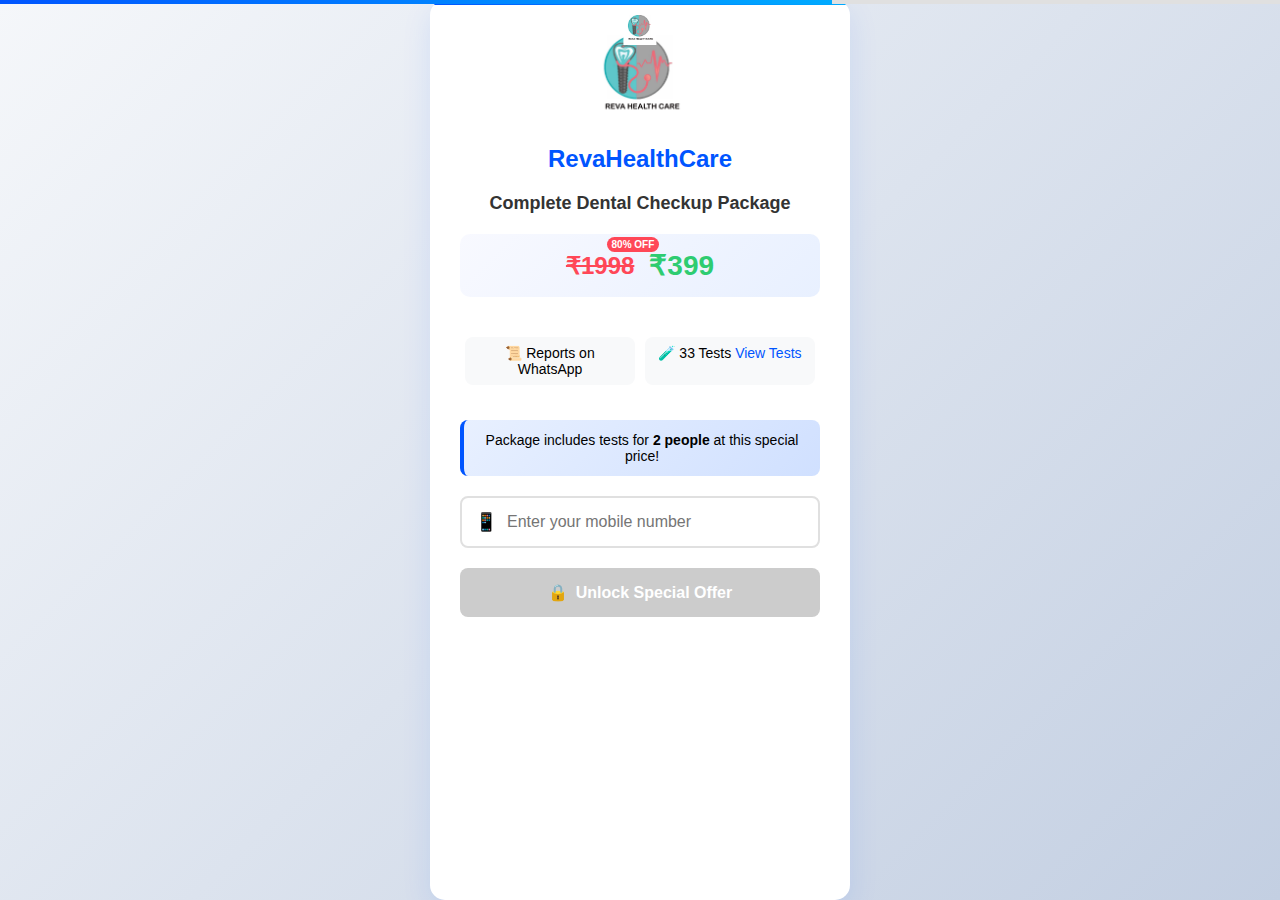
<file: index.html>
<!DOCTYPE html>
    <html lang="en">
    <head>
        <meta charset="UTF-8">
        <meta name="viewport" content="width=device-width, initial-scale=1.0">
        <title>RevaHealthCare</title>
        <link rel="icon" href="reva.jpg" type="image/jpg">
        <link rel="shortcut icon" href="reva.jpg" type="image/jpg">
        <link rel="apple-touch-icon" href="reva.jpg">
        <link rel="icon" type="reva.jpg" href="favicon.png">

        <style>
            * {
                margin: 0;
                padding: 0;
                box-sizing: border-box;
                font-family: 'Poppins', Arial, sans-serif;
            }
            
            @import url('https://fonts.googleapis.com/css2?family=Poppins:wght@300;400;500;600;700&display=swap');
            
            body {
                display: flex;
                justify-content: center;
                align-items: safe;
                min-height: 100vh;
                background: linear-gradient(135deg, #f5f7fa 0%, #c3cfe2 100%);
            }

            #preloader {
                position: fixed;
                top: 0;
                left: 0;
                width: 100%;
                height: 4px;
                background: #e0e0e0;
                z-index: 9999;
                overflow: hidden;
            }

            #preloader-bar {
                position: absolute;
                top: 0;
                left: 0;
                width: 0%;
                height: 100%;
                background: linear-gradient(90deg, #0055ff, #00aaff);
                transition: width 0.4s ease;
            }

            #preloader-logo {
                position: fixed;
                top: 15px;
                left: 50%;
                transform: translateX(-50%);
                z-index: 10000;
                opacity: 0;
                transition: opacity 0.3s ease;
            }

            #preloader-logo img {
                height: 30px;
                width: auto;
            }

            .loaded #preloader {
                opacity: 0;
                visibility: hidden;
                transition: opacity 0.5s ease, visibility 0.5s ease;
            }
            
            .container {
                width: 100%;
                max-width: 420px;
                background: white;
                border-radius: 15px;
                box-shadow: 0 10px 30px rgba(0, 85, 255, 0.1);
                text-align: center;
                padding: 30px;
                position: relative;
                overflow: hidden;
                transition: transform 0.3s ease;
            }
            
            /* Rest of your existing CSS remains the same */
            .container:hover {
                transform: translateY(-5px);
            }
            
            .container::before {
                content: '';
                position: absolute;
                top: 0;
                left: 0;
                width: 100%;
                height: 5px;
                background: linear-gradient(90deg, #0055ff, #00aaff);
            }
            
            .logo-container {
                margin-bottom: 20px;
                animation: fadeInDown 0.8s;
            }
            
            .logo-img {
                width: 100px;
                height: 100px;
                object-fit: contain;
                margin: 0 auto 15px;
                display: block;
                border-radius: 8px;
            }
            
            .logo-text {
                font-size: 24px;
                font-weight: 700;
                color: #0055ff;
                margin-bottom: 5px;
            }
            
            .title {
                font-size: 18px;
                font-weight: 600;
                color: #333;
                margin-bottom: 15px;
                animation: fadeIn 0.8s 0.2s both;
            }
            
            .price-container {
                margin: 20px 0;
                padding: 15px;
                background: linear-gradient(135deg, #f8f9ff 0%, #e8f0ff 100%);
                border-radius: 10px;
                animation: fadeIn 0.8s 0.4s both;
            }
            
            .price {
                display: flex;
                justify-content: center;
                align-items: center;
                gap: 15px;
                font-size: 24px;
                font-weight: bold;
            }
            
            .old-price {
                text-decoration: line-through;
                color: #ff4757;
                position: relative;
            }
            
            .old-price::after {
                content: '80% OFF';
                position: absolute;
                top: -15px;
                right: -25px;
                background: #ff4757;
                color: white;
                font-size: 10px;
                padding: 2px 5px;
                border-radius: 10px;
            }
            
            .new-price {
                color: #2ecc71;
                font-size: 28px;
            }
            
            .info {
                display: flex;
                justify-content: space-between;
                padding: 15px 0;
                font-size: 14px;
                flex-wrap: wrap;
                animation: fadeIn 0.8s 0.6s both;
            }
            
            .info div {
                flex: 1;
                text-align: center;
                min-width: 120px;
                padding: 8px;
                margin: 5px;
                background: #f8f9fa;
                border-radius: 8px;
                transition: all 0.3s ease;
            }
            
            .info div:hover {
                background: #e8f0ff;
                transform: translateY(-3px);
            }
            
            .info a {
                color: #0055ff;
                text-decoration: none;
                font-weight: 500;
            }
            
            .highlight {
                background: linear-gradient(135deg, #e8f0ff 0%, #d0e0ff 100%);
                padding: 12px;
                border-radius: 8px;
                font-size: 14px;
                margin: 15px 0;
                border-left: 4px solid #0055ff;
                animation: fadeIn 0.8s 0.8s both;
            }
            
            .input-group {
                position: relative;
                margin: 20px 0;
                animation: fadeIn 0.8s 1s both;
            }
            
            input {
                width: 100%;
                padding: 15px 15px 15px 45px;
                border: 2px solid #e0e0e0;
                border-radius: 8px;
                font-size: 16px;
                transition: all 0.3s ease;
            }
            
            input:focus {
                border-color: #0055ff;
                box-shadow: 0 0 0 3px rgba(0, 85, 255, 0.1);
                outline: none;
            }
            
            .input-group::before {
                content: '📱';
                position: absolute;
                left: 15px;
                top: 50%;
                transform: translateY(-50%);
                font-size: 18px;
            }
            
            .btn {
                width: 100%;
                padding: 15px;
                background: #ccc;
                color: white;
                border: none;
                border-radius: 8px;
                font-size: 16px;
                font-weight: 600;
                margin-top: 10px;
                cursor: not-allowed;
                transition: all 0.3s ease;
                display: flex;
                align-items: center;
                justify-content: center;
                gap: 8px;
                animation: fadeIn 0.8s 1.2s both;
            }
            
            .btn.enabled {
                background: linear-gradient(135deg, #0055ff 0%, #00aaff 100%);
                cursor: pointer;
                box-shadow: 0 4px 15px rgba(0, 85, 255, 0.3);
            }
            
            .btn.enabled:hover {
                transform: translateY(-2px);
                box-shadow: 0 6px 20px rgba(0, 85, 255, 0.4);
            }
            
            .pulse {
                animation: pulse 2s infinite;
            }
            
            @keyframes pulse {
                0% { transform: scale(1); }
                50% { transform: scale(1.05); }
                100% { transform: scale(1); }
            }
            
            /* RESPONSIVE DESIGN */
            @media (max-width: 450px) {
                .container {
                    width: 95%;
                    padding: 20px;
                }
                
                .title {
                    font-size: 16px;
                }
                
                .price {
                    font-size: 20px;
                }
                
                .info {
                    font-size: 13px;
                }
                
                input {
                    font-size: 14px;
                    padding: 12px 12px 12px 40px;
                }
                
                .btn {
                    font-size: 14px;
                    padding: 12px;
                }
            }
        </style>
    </head>
    <body>
        <!-- DeepSeek-style Preloader -->
        <div id="preloader">
            <div id="preloader-bar"></div>
            <div id="preloader-logo">
                <img src="reva.jpg" alt="Reva Healthcare Logo">
            </div>
        </div>

        <div class="container animate__animated animate__fadeIn">
            <div class="logo-container">
                <img src="reva.jpg" alt="Reva Healthcare Logo" class="logo-img">
                <div class="logo-text">RevaHealthCare</div>
            </div>
            <div class="title">Complete Dental Checkup Package</div>
            
            <div class="price-container pulse">
                <div class="price">
                    <span class="old-price">₹1998</span>
                    <span class="new-price">₹399</span>
                </div>
            </div>
            
            <div class="info">
                <div>📜 Reports on WhatsApp</div>
                <div>🧪 33 Tests <a href="#">View Tests</a></div>
            </div>
            
            <div class="highlight">Package includes tests for <b>2 people</b> at this special price!</div>
            
            <div class="input-group">
                <input type="tel" id="mobileNumber" placeholder="Enter your mobile number" maxlength="10" inputmode="numeric" pattern="[0-9]*"/>
            </div>
            
            <button class="btn" id="unlockBtn" disabled>
                <span>🔒</span> Unlock Special Offer
            </button>
        </div>

        <script>
            // Preloader functionality - DeepSeek style
            window.addEventListener('load', function() {
                // Show logo immediately
                document.getElementById('preloader-logo').style.opacity = '1';
                
                // Animate progress bar
                let progress = 0;
                const bar = document.getElementById('preloader-bar');
                const interval = setInterval(function() {
                    progress += 5;
                    bar.style.width = progress + '%';
                    
                    if (progress >= 100) {
                        clearInterval(interval);
                        document.body.classList.add('loaded');
                        setTimeout(function() {
                            document.getElementById('preloader').style.opacity = '0';
                            setTimeout(function() {
                                document.getElementById('preloader').style.display = 'none';
                            }, 500);
                        }, 300);
                    }
                }, 50);
            });

            const mobileInput = document.getElementById("mobileNumber");
            const unlockBtn = document.getElementById("unlockBtn");
            mobileInput.addEventListener("input", function() {
                this.value = this.value.replace(/[^0-9]/g, '');
                
                const mobileNumber = this.value.trim();
                if (/^\d{10}$/.test(mobileNumber)) {
                    unlockBtn.classList.add("enabled");
                    unlockBtn.removeAttribute("disabled");
                } else {
                    unlockBtn.classList.remove("enabled");
                    unlockBtn.setAttribute("disabled", "true");
                }
            });

            unlockBtn.addEventListener("click", function() {
                if (unlockBtn.classList.contains("enabled")) {
                    unlockBtn.style.transform = "scale(0.95)";
                    setTimeout(() => {
                        unlockBtn.style.transform = "scale(1)";
                    }, 200);
                    
                    localStorage.setItem("userMobile", mobileInput.value);
                    window.location.href = "details.html";
                }
            });
            
            document.addEventListener('DOMContentLoaded', () => {
                const priceContainer = document.querySelector('.price-container');
                setTimeout(() => {
                    priceContainer.classList.remove('pulse');
                }, 3000);
            });
        </script>
    </body>
    </html>
</file>
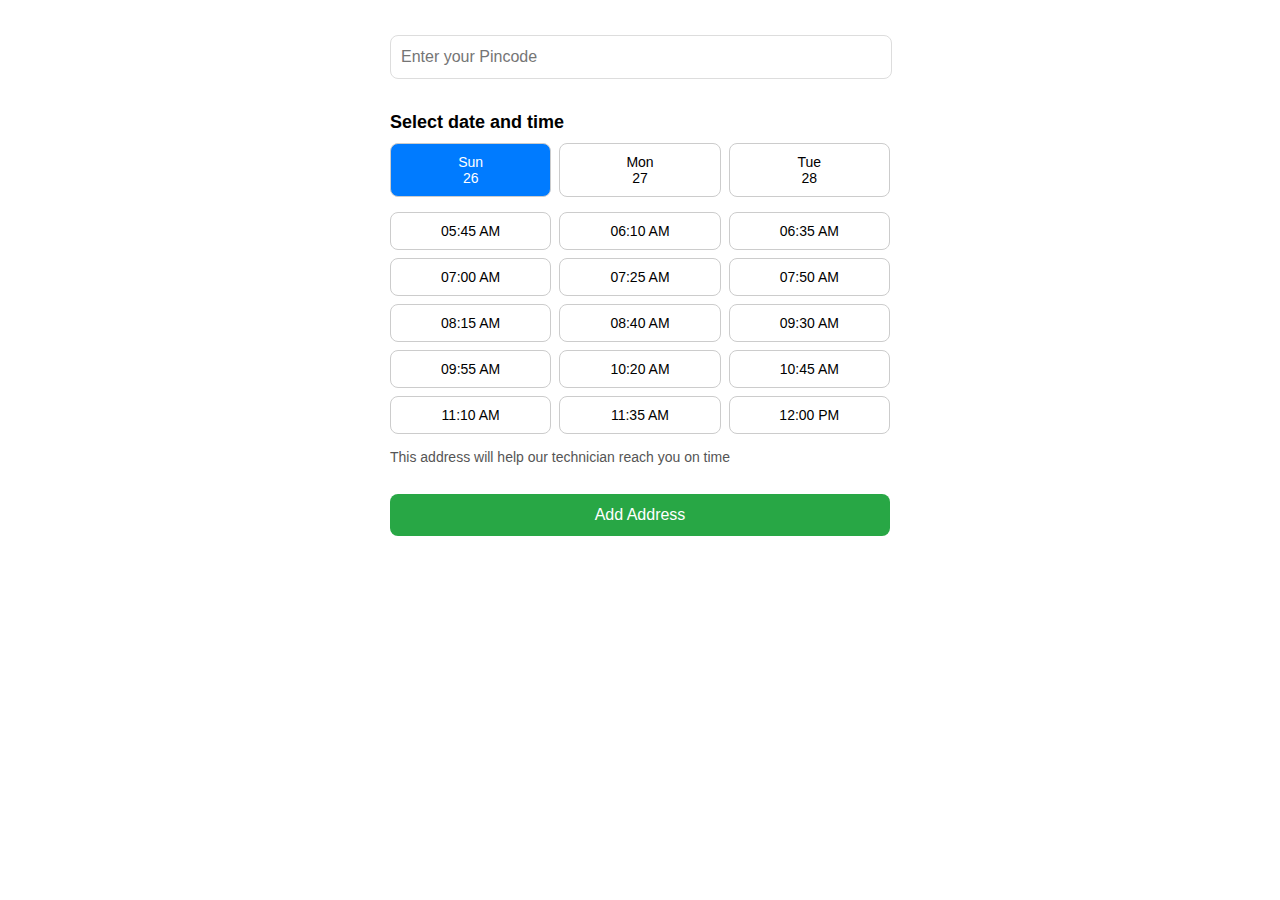
<file: confirmapp.html>
<!DOCTYPE html>
<html lang="en">
<head>
    <meta charset="UTF-8">
    <meta name="viewport" content="width=device-width, initial-scale=1.0">
    <title>Review & Confirm</title>
    <link href="https://fonts.googleapis.com/css2?family=Poppins:wght@300;400;500;600;700&display=swap" rel="stylesheet">
    <style>
        :root {
            --primary: #4f46e5;
            --primary-light: #6366f1;
            --success: #10b981;
            --danger: #ef4444;
            --warning: #f59e0b;
            --text: #374151;
            --light-gray: #f3f4f6;
            --white: #ffffff;
            --shadow: 0 4px 6px rgba(0, 0, 0, 0.1);
            --transition: all 0.3s ease;
        }

        * {
            margin: 0;
            padding: 0;
            box-sizing: border-box;
        }

        body {
            font-family: 'Poppins', sans-serif;
            background: linear-gradient(135deg, #f5f7fa 0%, #e4e8f0 100%);
            color: var(--text);
            display: flex;
            justify-content: center;
            padding: 20px;
            animation: fadeIn 0.8s ease-out;
            padding: 10px;

        }

        @keyframes fadeIn {
            from { opacity: 0; }
            to { opacity: 1; }
        }

        .container {
            background: var(--white);
            width: 100%;
            max-width: 600px;
            padding: 30px;
            margin: 20px 0;
            box-shadow: 0 10px 25px rgba(0, 0, 0, 0.08);
            border-radius: 16px;
            transform: translateY(0);
            transition: var(--transition);
            animation: cardEntrance 0.6s cubic-bezier(0.22, 1, 0.36, 1);
        }

        @keyframes cardEntrance {
            from { 
                opacity: 0;
                transform: translateY(20px);
                box-shadow: 0 0 0 rgba(0, 0, 0, 0);
            }
            to { 
                opacity: 1;
                transform: translateY(0);
                box-shadow: var(--shadow);
            }
        }

        .container:hover {
            transform: translateY(-5px);
            box-shadow: 0 15px 30px rgba(0, 0, 0, 0.12);
        }

        h2 {
            color: var(--primary);
            margin-bottom: 20px;
            font-size: 24px;
            font-weight: 700;
            text-align: center;
            background: linear-gradient(to right, var(--primary), var(--primary-light));
            -webkit-background-clip: text;
            -webkit-text-fill-color: transparent;
        }

        .section {
            padding: 20px 0;
            border-bottom: 1px solid rgba(0, 0, 0, 0.05);
            animation: fadeInUp 0.5s ease-out;
        }

        @keyframes fadeInUp {
            from { 
                opacity: 0;
                transform: translateY(10px);
            }
            to { 
                opacity: 1;
                transform: translateY(0);
            }
        }

        .section:last-child {
            border-bottom: none;
        }

        #dateSelection {
            background-color: rgba(239, 246, 255, 0.5);
            padding: 15px;
            border-radius: 12px;
            margin: 15px 0;
            border-left: 4px solid var(--primary);
            animation: pulse 2s infinite;
        }

        @keyframes pulse {
            0% { box-shadow: 0 0 0 0 rgba(79, 70, 229, 0.2); }
            70% { box-shadow: 0 0 0 10px rgba(79, 70, 229, 0); }
            100% { box-shadow: 0 0 0 0 rgba(79, 70, 229, 0); }
        }

        #address {
            background-color: rgba(236, 253, 245, 0.5);
            padding: 15px;
            border-radius: 12px;
            border-left: 4px solid var(--success);
        }

        .patient-list {
            margin: 10px 0;
        }

        .patient-item {
            margin-bottom: 15px;
            padding: 15px;
            background-color: var(--light-gray);
            border-radius: 12px;
            transition: var(--transition);
            animation: slideUp 0.4s ease-out;
        }

        @keyframes slideUp {
            from { opacity: 0; transform: translateY(20px); }
            to { opacity: 1; transform: translateY(0); }
        }

        .patient-item:hover {
            transform: translateX(5px);
            background-color: rgba(229, 231, 235, 0.8);
        }

        .patient-name {
            font-weight: 600;
            color: var(--primary);
            font-size: 16px;
        }

        .patient-details {
            color: var(--text);
            font-size: 14px;
            opacity: 0.8;
        }

        .test-name {
            font-weight: 500;
            margin-top: 8px;
            color: var(--text);
            font-size: 14px;
        }

        .test-item {
            display: flex;
            justify-content: space-between;
            align-items: center;
            padding: 10px 0;
        }

        .price {
            font-weight: 600;
            color: var(--primary);
        }

        .total {
            font-size: 20px;
            font-weight: 700;
            text-align: right;
            padding: 20px 0;
            color: var(--primary);
        }

        h3 {
            margin-bottom: 15px;
            color: var(--text);
            font-size: 18px;
            font-weight: 600;
        }

        .cashback-option {
            margin: 15px 0;
            padding: 20px;
            border: 1px solid #e5e7eb;
            border-radius: 12px;
            transition: var(--transition);
            background-color: var(--white);
        }

        .cashback-option:hover {
            border-color: var(--primary);
            box-shadow: 0 4px 12px rgba(79, 70, 229, 0.1);
        }

        .cashback-option h4 {
            margin-top: 0;
            font-size: 16px;
        }

        .cashback-option ul {
            padding-left: 20px;
            margin-bottom: 0;
        }

        .cashback-option li {
            margin-bottom: 8px;
            font-size: 14px;
            color: var(--text);
            opacity: 0.8;
        }

        .radio-option {
            display: flex;
            align-items: center;
            margin-bottom: 15px;
            cursor: pointer;
        }

        .radio-option input {
            margin-right: 12px;
            accent-color: var(--primary);
            transform: scale(1.2);
        }

        .radio-option label {
            font-weight: 600;
            color: var(--text);
            cursor: pointer;
        }

        .confirm-btn {
            display: block;
            width: 100%;
            padding: 16px;
            background: linear-gradient(to right, var(--primary), var(--primary-light));
            color: white;
            border: none;
            border-radius: 50px;
            font-size: 16px;
            font-weight: 600;
            cursor: pointer;
            margin-top: 20px;
            transition: var(--transition);
            box-shadow: 0 4px 15px rgba(79, 70, 229, 0.3);
            position: relative;
            overflow: hidden;
        }

        .confirm-btn:hover {
            transform: translateY(-3px);
            box-shadow: 0 8px 20px rgba(79, 70, 229, 0.4);
        }

        .confirm-btn:active {
            transform: translateY(1px);
        }

        .confirm-btn::after {
            content: "";
            position: absolute;
            top: 0;
            left: 0;
            width: 100%;
            height: 100%;
            background: linear-gradient(to right, rgba(255,255,255,0.2), rgba(255,255,255,0));
            transform: translateX(-100%);
            transition: transform 0.4s ease;
        }

        .confirm-btn:hover::after {
            transform: translateX(100%);
        }

        /* Bottom Sheet Styles */
        .bottom-sheet {
            position: fixed;
            bottom: -100%;
            left: 0;
            right: 0;
            width: 100%;
            max-width: 600px;
            margin: 0 auto;
            background: var(--white);
            box-shadow: 0 -10px 25px rgba(0, 0, 0, 0.15);
            border-radius: 20px 20px 0 0;
            padding: 25px;
            transition: bottom 0.4s cubic-bezier(0.22, 1, 0.36, 1);
            z-index: 1000;
        }

        .bottom-sheet.visible {
            bottom: 0;
        }

        .bottom-sheet h3 {
            text-align: center;
            margin-bottom: 20px;
            color: var(--primary);
            font-size: 20px;
        }

        .bottom-sheet input {
            width: 100%;
            padding: 15px;
            margin: 15px 0;
            border: 1px solid #e5e7eb;
            border-radius: 10px;
            font-size: 16px;
            transition: var(--transition);
            background-color: var(--light-gray);
        }

        .bottom-sheet input:focus {
            outline: none;
            border-color: var(--primary);
            box-shadow: 0 0 0 3px rgba(79, 70, 229, 0.2);
        }

        .bottom-sheet .submit-btn {
            width: 100%;
            padding: 16px;
            background: linear-gradient(to right, var(--primary), var(--primary-light));
            color: white;
            border: none;
            border-radius: 50px;
            font-size: 16px;
            font-weight: 600;
            cursor: pointer;
            margin-top: 20px;
            transition: var(--transition);
            box-shadow: 0 4px 15px rgba(79, 70, 229, 0.3);
        }

        .bottom-sheet .submit-btn:hover {
            transform: translateY(-2px);
            box-shadow: 0 8px 20px rgba(79, 70, 229, 0.4);
        }

        .bottom-sheet .close-btn {
            text-align: right;
            font-size: 24px;
            cursor: pointer;
            margin-bottom: 15px;
            color: var(--text);
            opacity: 0.6;
            transition: var(--transition);
        }

        .bottom-sheet .close-btn:hover {
            opacity: 1;
            color: var(--primary);
        }

        .overlay {
            position: fixed;
            top: 0;
            left: 0;
            right: 0;
            bottom: 0;
            background: rgba(0, 0, 0, 0.5);
            z-index: 999;
            display: none;
            backdrop-filter: blur(5px);
        }

        .overlay.visible {
            display: block;
            animation: fadeIn 0.3s ease-out;
        }

        /* Loading spinner */
        .spinner {
            border: 4px solid rgba(0, 0, 0, 0.1);
            width: 40px;
            height: 40px;
            border-radius: 50%;
            border-left-color: var(--primary);
            animation: spin 1s linear infinite;
            margin: 20px auto;
            display: none;
        }

        @keyframes spin {
            0% { transform: rotate(0deg); }
            100% { transform: rotate(360deg); }
        }

        /* Responsive adjustments */
        @media (max-width: 480px) {
            body {
                padding: 10px;
            }
            
            .container {
                padding: 20px 15px;
            }
            
            .section {
                padding: 15px 0;
            }
            
            .confirm-btn, .bottom-sheet .submit-btn {
                padding: 14px;
            }
        }
    </style>
</head>
<body>
    <div class="container">
        <h2>Review & Confirm</h2>

        <div class="date-selection">
            <p id="dateSelection"></p>
        </div>

        <!-- Address Section -->
        <div class="section">
            <p id="address"></p>
        </div>

        <!-- Patients List Section -->
        <div class="section patient-list" id="patientsList">
            <h3>Patients</h3>
            <!-- Patient items will be added dynamically here -->
        </div>

        <!-- Tests Section -->
        <div class="section">
            <h3>Tests</h3>
            <div class="test-item">
                <span>Basic Health Check</span>
                <span class="price">₹ 199</span>
            </div>
        </div>

        <!-- Total Section -->
        <div class="total">Total: ₹ <span id="totalAmount">199</span></div>

        <!-- Cashback Options Section -->
        <div class="section">
            <h3>Pick a Cashback Option</h3>
            
            <div class="cashback-option">
                <div class="radio-option">
                    <input type="radio" id="noCashback" name="cashback" checked>
                    <label for="noCashback"><b>No Cashback</b></label>
                </div>
                <ul>
                    <li>I Don't Want Cashback</li>
                    <li>You will pay the standard amount</li>
                    <li>No cashback will be added to your wallet</li>
                    <li>You will miss out on amazing app only deals</li>
                </ul>
            </div>
            
            <div class="cashback-option">
                <div class="radio-option">
                    <input type="radio" id="doctorCOffer" name="cashback">
                    <label for="doctorCOffer"><b>Doctor C App Offer</b></label>
                </div>
                <ul>
                    <li>₹50 Cashback</li>
                    <li>Download Doctor C App after your booking for ₹100 cashback</li>
                    <li>Cashback will be added to Doctor C wallet within 48 hours of your appointment</li>
                    <li>Enjoy exclusive deals with Doctor C App</li>
                </ul>
            </div>
        </div>

        <!-- Confirm Button -->
        <button class="confirm-btn" id="confirmBtn">Confirm Appointment</button>
    </div>

    <!-- Bottom Sheet for Email Entry -->
    <div class="overlay" id="overlay"></div>
    <div class="bottom-sheet" id="emailBottomSheet">
        <div class="close-btn" onclick="closeEmailSheet()">✖</div>
        <h3>Enter Your Email</h3>
        <input type="email" id="userEmail" placeholder="Enter your email address">
        <div class="spinner" id="spinner"></div>
        <button class="submit-btn" onclick="submitAppointment()">Confirm & Send Email</button>
    </div>

    <script>
        // Helper functions for bottom sheet
        function openEmailSheet() {
            document.getElementById("overlay").classList.add("visible");
            document.getElementById("emailBottomSheet").classList.add("visible");
        }

        function closeEmailSheet() {
            document.getElementById("overlay").classList.remove("visible");
            document.getElementById("emailBottomSheet").classList.remove("visible");
        }

        // Function to show loading spinner
        function showLoading(show) {
            const spinner = document.getElementById("spinner");
            const submitBtn = document.querySelector(".submit-btn");
            
            if (show) {
                spinner.style.display = "block";
                submitBtn.style.display = "none";
            } else {
                spinner.style.display = "none";
                submitBtn.style.display = "block";
            }
        }

        // Function to submit appointment and send email
        async function submitAppointment() {
            const email = document.getElementById("userEmail").value;
            if (!email) {
                alert("Please enter your email address");
                return;
            }

            // Validate email format
            if (!/^[^\s@]+@[^\s@]+\.[^\s@]+$/.test(email)) {
                alert("Please enter a valid email address");
                return;
            }

            showLoading(true);

            try {
                // Get all the appointment data
                const appointmentData = JSON.parse(localStorage.getItem("appointmentData"));
                const familyData = JSON.parse(localStorage.getItem("familyData")) || [];
                const address = document.getElementById("address").innerText;

                // For simplicity, we'll just use the first family member or "You"
                const patient = familyData.length > 0 ? familyData[0] : { name: "You", age: "", gender: "" };

                // Prepare data to send
                const appointmentDetails = {
                    email: email,
                    name: patient.name,
                    age: patient.age || "",
                    gender: patient.gender || "",
                    date: appointmentData.date,
                    time: appointmentData.time,
                    address: address,
                    testName: "Basic Health Check",
                    amount: "₹199"
                };

                const response = await fetch("http://localhost:5001/api/appointment/confirm", {
                    method: "POST",
                    headers: {
                        "Content-Type": "application/json"
                    },
                    body: JSON.stringify(appointmentDetails)
                });

                const data = await response.text();

                if (response.ok) {
                    alert("Appointment confirmed! Check your email for details.");
                    closeEmailSheet();
                    // Optionally redirect to a thank you page
                  window.location.href = "thankyou.html";
                } else {
                    throw new Error(data || "Failed to confirm appointment");
                }
            } catch (error) {
                alert("An error occurred. Please try again.");
                console.error("Error:", error);
            } finally {
                showLoading(false);
            }
        }

        // Main initialization when page loads
        window.onload = function () {
            // Get appointment data from localStorage
            const appointmentData = JSON.parse(localStorage.getItem("appointmentData"));
            const familyData = JSON.parse(localStorage.getItem("familyData")) || [];
            
            // Display appointment details more prominently
            if (appointmentData) {
                const dateTimeDisplay = document.getElementById("dateSelection");
                dateTimeDisplay.innerHTML = `
                    <strong>Appointment Time:</strong><br>
                    ${appointmentData.time}<br>
                    ${appointmentData.date}
                `;
                
                // Add some styling to the date-time display
                dateTimeDisplay.style.backgroundColor = "rgba(239, 246, 255, 0.5)";
                dateTimeDisplay.style.padding = "15px";
                dateTimeDisplay.style.borderRadius = "12px";
                dateTimeDisplay.style.margin = "15px 0";
                dateTimeDisplay.style.borderLeft = "4px solid var(--primary)";
            } else {
                alert("No appointment data found! Please select date, time, and address first.");
                window.location.href = "fourthpage.html";
            }

            // Fetch and display address
            fetch(`http://localhost:5001/api/address/latest`)
    .then(response => {
        if (!response.ok) throw new Error("Network response was not ok");
        return response.json();
    })
    .then(address => {
        document.getElementById("address").innerHTML = `
            <strong>Address:</strong><br>
            ${address.doorNo}, ${address.street}<br>
            ${address.landmark}<br>
            ${address.area}, ${address.city}
        `;
    })
    .catch(error => {
        console.error("Error fetching address:", error);
        document.getElementById("address").innerText = "Failed to load address.";
    });


            // Display patients
            const patientsList = document.getElementById("patientsList");
            const totalAmount = document.getElementById("totalAmount");
            
            if (familyData.length > 0) {
                familyData.forEach((member) => {
                    const patientItem = document.createElement("div");
                    patientItem.className = "patient-item";
                    patientItem.innerHTML = `
                        <div class="patient-name">${member.name}</div>
                        <div class="patient-details">${member.age}/${member.gender}</div>
                        <div class="test-name">Basic Health Check @ Home</div>
                    `;
                    patientsList.appendChild(patientItem);
                });

                // Update total amount based on the number of patients
                const total = 199 * familyData.length;
                totalAmount.textContent = total;
            } else {
                // If no family members, show just the primary patient
                const patientItem = document.createElement("div");
                patientItem.className = "patient-item";
                patientItem.innerHTML = `
                    <div class="patient-name">You</div>
                    <div class="test-name">Basic Health Check @ Home</div>
                `;
                patientsList.appendChild(patientItem);
            }

            document.getElementById("confirmBtn").addEventListener("click", function() {
                openEmailSheet();
            });
        };
    </script>
</body>
</html>
</file>
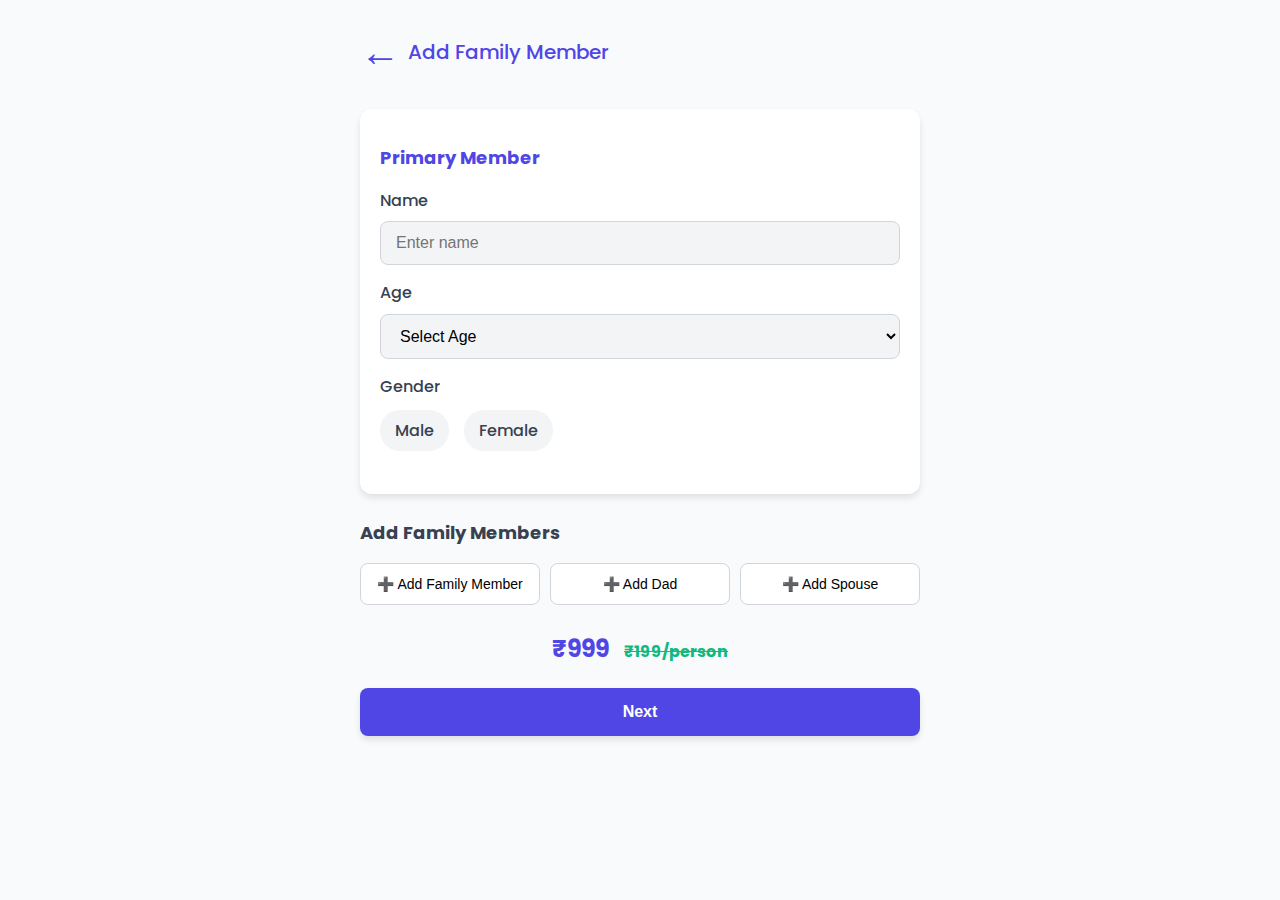
<file: details.html>
<!DOCTYPE html>
<html lang="en">
<head>
    <meta charset="UTF-8">
    <meta name="viewport" content="width=device-width, initial-scale=1.0">
    <title>Add Family Member</title>
    <link href="https://fonts.googleapis.com/css2?family=Poppins:wght@300;400;500;600;700&display=swap" rel="stylesheet">
    <style>
        :root {
            --primary: #4f46e5;
            --primary-light: #6366f1;
            --secondary: #10b981;
            --text: #374151;
            --light-gray: #f3f4f6;
            --white: #ffffff;
            --shadow: 0 4px 6px rgba(0, 0, 0, 0.1);
            --transition: all 0.3s ease;
        }

        * {
            margin: 0;
            padding: 0;
            box-sizing: border-box;
        }

        body {
            font-family: 'Poppins', sans-serif;
            background-color: #f9fafb;
            color: var(--text);
            line-height: 1.6;
        }

        .container {
            max-width: 600px;
            margin: 0 auto;
            padding: 20px;
            animation: fadeIn 0.5s ease-out;
        }

        @keyframes fadeIn {
            from { opacity: 0; transform: translateY(10px); }
            to { opacity: 1; transform: translateY(0); }
        }

        .back-button {
            display: flex;
            align-items: center;
            font-size: 20px;
            color: var(--primary);
            margin-bottom: 25px;
            cursor: pointer;
            transition: var(--transition);
            font-weight: 500;
        }

        .back-button:hover {
            color: var(--primary-light);
            transform: translateX(-3px);
        }

        .back-button::before {
            content: "←";
            margin-right: 8px;
            font-size:40px;
            size: 20;

        }

        #familyMembers {
            background-color: var(--white);
            border-radius: 12px;
            padding: 20px;
            box-shadow: var(--shadow);
            margin-bottom: 25px;
            transition: var(--transition);
        }

        .member {
            padding: 15px 0;
            border-bottom: 1px solid #e5e7eb;
            animation: slideUp 0.4s ease-out;
        }

        @keyframes slideUp {
            from { opacity: 0; transform: translateY(20px); }
            to { opacity: 1; transform: translateY(0); }
        }

        .member:last-child {
            border-bottom: none;
        }

        .member h4 {
            color: var(--primary);
            margin-bottom: 15px;
            font-size: 18px;
        }

        label {
            display: block;
            margin-bottom: 8px;
            font-weight: 500;
            color: var(--text);
        }

        input[type="text"], select {
            width: 100%;
            padding: 12px 15px;
            margin-bottom: 15px;
            border: 1px solid #d1d5db;
            border-radius: 8px;
            font-size: 16px;
            transition: var(--transition);
            background-color: var(--light-gray);
        }

        input[type="text"]:focus, select:focus {
            outline: none;
            border-color: var(--primary);
            box-shadow: 0 0 0 2px rgba(79, 70, 229, 0.2);
        }

        .gender-selection {
            display: flex;
            gap: 15px;
            margin-top: 10px;
        }

        .gender-option {
            display: flex;
            align-items: center;
            cursor: pointer;
            transition: var(--transition);
        }

        .gender-option input {
            display: none;
        }

        .gender-option span {
            display: flex;
            align-items: center;
            padding: 8px 15px;
            border-radius: 20px;
            background-color: var(--light-gray);
            transition: var(--transition);
        }

        .gender-option input:checked + span {
            background-color: var(--primary);
            color: white;
        }

        h3 {
            margin: 20px 0 15px;
            color: var(--text);
            font-size: 18px;
        }

        .family-buttons {
            display: flex;
            flex-wrap: wrap;
            gap: 10px;
            margin-bottom: 25px;
        }

        .family-btn {
            flex: 1;
            min-width: 120px;
            padding: 12px;
            background-color: var(--white);
            border: 1px solid #d1d5db;
            border-radius: 8px;
            font-size: 14px;
            cursor: pointer;
            transition: var(--transition);
            display: flex;
            align-items: center;
            justify-content: center;
            gap: 8px;
        }

        .family-btn:hover {
            background-color: var(--primary);
            color: white;
            border-color: var(--primary);
            transform: translateY(-2px);
            box-shadow: var(--shadow);
        }

        .pricing {
            font-size: 24px;
            font-weight: 700;
            color: var(--primary);
            margin: 20px 0;
            text-align: center;
            animation: pulse 2s infinite;
        }

        @keyframes pulse {
            0% { transform: scale(1); }
            50% { transform: scale(1.05); }
            100% { transform: scale(1); }
        }

        .discounted {
            font-size: 16px;
            color: var(--secondary);
            margin-left: 10px;
            text-decoration: line-through;
        }

        .next-button {
            width: 100%;
            padding: 15px;
            background-color: var(--primary);
            color: white;
            border: none;
            border-radius: 8px;
            font-size: 16px;
            font-weight: 600;
            cursor: pointer;
            transition: var(--transition);
            box-shadow: var(--shadow);
        }

        .next-button:hover {
            background-color: var(--primary-light);
            transform: translateY(-2px);
            box-shadow: 0 6px 12px rgba(79, 70, 229, 0.2);
        }

        /* Responsive adjustments */
        @media (max-width: 480px) {
            .container {
                padding: 15px;
            }
            
            .family-buttons {
                flex-direction: column;
            }
            
            .family-btn {
                width: 100%;
            }
        }
    </style>
</head>
<body>

    <div class="container">
        <div class="back-button" onclick="window.history.back()">Add Family Member</div>

        <div id="familyMembers">
            <div class="member">
                <h4>Primary Member</h4>
                <label for="name">Name</label>
                <input type="text" class="name" placeholder="Enter name">


                <label for="age">Age</label>
                <select class="age">
                    <option value="">Select Age</option> 
                </select>

                <label>Gender</label>
                <div class="gender-selection">
                    <label class="gender-option">
                        <input type="radio" name="gender-1" value="Male">
                        <span>Male</span>
                    </label>
                    <label class="gender-option">
                        <input type="radio" name="gender-1" value="Female">
                        <span>Female</span>
                    </label>
                </div>
            </div>
        </div>

        <!-- Add Family Members -->
        <h3>Add Family Members</h3>
        <div class="family-buttons">
            <button class="family-btn" onclick="addMember('Family Member')">➕ Add Family Member</button>
            <button class="family-btn" onclick="addMember('Dad')">➕ Add Dad</button>
            <button class="family-btn" onclick="addMember('Spouse')">➕ Add Spouse</button>
        </div>

        <!-- Pricing -->
        <div class="pricing">₹999 <span class="discounted">₹199/person</span></div>

        <!-- Next Button -->
        <button class="next-button" onclick="saveData()">Next</button>
    </div>

    <script>
        // Function to populate age dropdown
        function populateAgeDropdown(selectElement) {
            for (let i = 1; i <= 120; i++) {
                let option = document.createElement("option");
                option.value = i;
                option.textContent = i;
                selectElement.appendChild(option);
            }
        }

        // Populate the first age dropdown
        populateAgeDropdown(document.querySelector(".age"));

        // Function to add a new family member section
        function addMember(role) {
            const familyContainer = document.getElementById("familyMembers");
            const memberCount = familyContainer.children.length + 1; // Unique identifier for gender radio

            const newMember = document.createElement("div");
            newMember.classList.add("member");

            newMember.innerHTML = `
                <h4>${role}</h4>
                <label for="name">Name</label>
                <input type="text" class="name" placeholder="Enter name">

                <label for="age">Age</label>
                <select class="age">
                    <option value="">Select Age</option> 
                </select>

                <label>Gender</label>
                <div class="gender-selection">
                    <label class="gender-option">
                        <input type="radio" name="gender-${memberCount}" value="Male">
                        <span>Male</span>
                    </label>
                    <label class="gender-option">
                        <input type="radio" name="gender-${memberCount}" value="Female">
                        <span>Female</span>
                    </label>
                </div>
            `;

            familyContainer.appendChild(newMember);

            // Populate the new age dropdown
            populateAgeDropdown(newMember.querySelector(".age"));
            
            // Smooth scroll to the new member
            newMember.scrollIntoView({ behavior: 'smooth' });
        }

        // Function to save data to localStorage
        function saveData() {
            const members = document.querySelectorAll(".member");
            let familyData = [];

            members.forEach((member) => {
                const name = member.querySelector(".name").value;
                const age = member.querySelector(".age").value;
                const gender = member.querySelector("input[type='radio']:checked")?.value;

                if (name && age && gender) {
                    familyData.push({ name, age, gender });
                }
            });

            if (familyData.length === 0) {
                alert("Please add at least one family member");
                return;
            }

            // Add button click animation
            const nextButton = document.querySelector(".next-button");
            nextButton.style.transform = "scale(0.95)";
            setTimeout(() => {
                nextButton.style.transform = "scale(1)";
            }, 100);

            localStorage.setItem("familyData", JSON.stringify(familyData));
            window.location.href = "thirdpage.html";
        }
    </script>

</body>
</html>
</file>
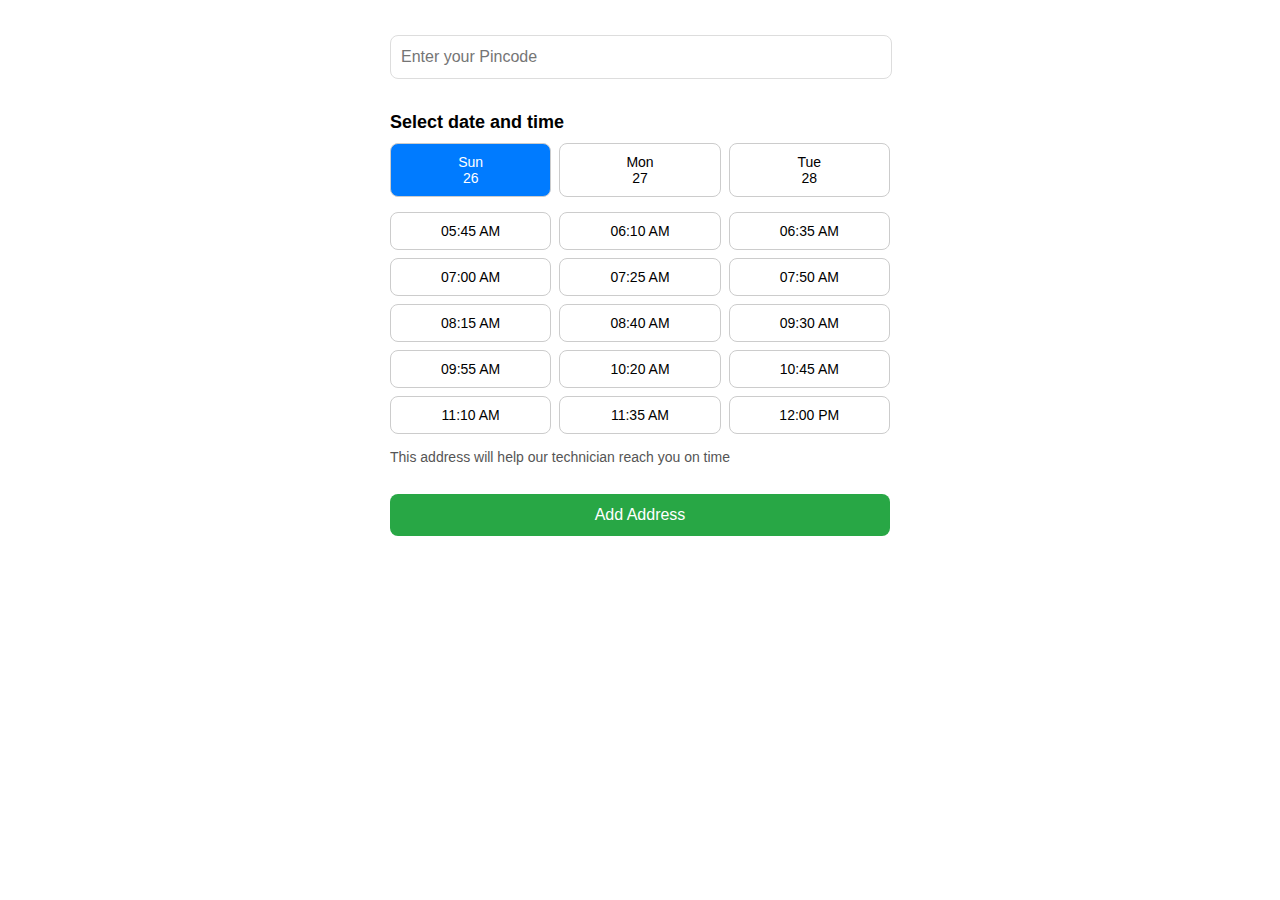
<file: fourthpage.html>
<!DOCTYPE html>
<html lang="en">
<head>
  <meta charset="UTF-8" />
  <meta name="viewport" content="width=device-width, initial-scale=1.0, maximum-scale=1.0, user-scalable=no"/>
  <title>Select Date and Time</title>
  <style>
    body {
      font-family: Arial, sans-serif;
      padding: 15px;
      margin: 0;
    }

    .container {
      max-width: 500px;
      margin: auto;
    }

    .area-input {
      width: calc(100% - 20px);
      padding: 12px 10px;
      margin-bottom: 15px;
      font-size: 16px;
      border: 1px solid #ddd;
      border-radius: 8px;
    }

    h3 {
      margin-bottom: 10px;
      font-size: 18px;
    }

    .date-selection {
      display: flex;
      justify-content: space-between;
      margin-bottom: 15px;
      gap: 8px;
    }

    .date-box {
      flex: 1;
      min-width: 0;
      padding: 10px 5px;
      text-align: center;
      border: 1px solid #ccc;
      border-radius: 8px;
      cursor: pointer;
      font-size: 14px;
    }

    .date-box.selected {
      background-color: #007bff;
      color: white;
    }

    .high-demand {
      background-color: #fff8e1;
      padding: 10px;
      margin: 15px 0;
      border-left: 5px solid orange;
      font-size: 14px;
    }

    .time-slots {
      display: grid;
      grid-template-columns: repeat(3, 1fr);
      gap: 8px;
      margin-bottom: 15px;
    }

    .slot {
      padding: 10px 5px;
      border: 1px solid #ccc;
      border-radius: 8px;
      cursor: pointer;
      background-color: white;
      font-size: 14px;
      text-align: center;
    }

    .slot.selected {
      background-color: #007bff;
      color: white;
    }

    .add-address-btn {
      margin-top: 15px;
      padding: 12px;
      background-color: #28a745;
      color: white;
      border: none;
      border-radius: 8px;
      cursor: pointer;
      width: 100%;
      font-size: 16px;
    }

    .address-info {
      margin-top: 15px;
      font-size: 14px;
      color: #555;
    }

    .bottom-sheet {
      position: fixed;
      bottom: -100%;
      left: 0;
      right: 0;
      background: white;
      box-shadow: 0 -4px 10px rgba(0, 0, 0, 0.2);
      border-radius: 15px 15px 0 0;
      padding: 20px;
      transition: bottom 0.3s ease-in-out;
      z-index: 1000;
      max-height: 80vh;
      overflow-y: auto;
    }

    .bottom-sheet.visible {
      bottom: 0;
    }

    .bottom-sheet .close-btn {
      text-align: right;
      font-size: 20px;
      cursor: pointer;
      margin-bottom: 10px;
    }

    .bottom-sheet input {
      width: calc(100% - 20px);
      padding: 12px 10px;
      margin: 8px 0;
      border: 1px solid #ccc;
      border-radius: 8px;
      font-size: 16px;
    }

    .bottom-sheet .save-btn {
      width: 100%;
      padding: 12px;
      background: #007bff;
      color: white;
      border: none;
      border-radius: 8px;
      cursor: pointer;
      margin-top: 10px;
      font-size: 16px;
    }

    /* Responsive adjustments */
    @media (max-width: 400px) {
      .time-slots {
        grid-template-columns: repeat(2, 1fr);
      }
      
      .date-box {
        font-size: 13px;
        padding: 8px 3px;
      }
      
      .slot {
        font-size: 13px;
        padding: 8px 3px;
      }
    }

    @media (min-width: 600px) {
      .container {
        padding: 20px;
      }
      
      .bottom-sheet {
        left: 50%;
        transform: translateX(-50%);
        width: 90%;
        max-width: 400px;
      }
    }
  </style>
</head>
<body>
  <div class="container">
    <input type="text" class="area-input" placeholder="Enter your Pincode"/>

    <h3>Select date and time</h3>
    <div class="date-selection" id="dateSelection"></div>

    <div class="time-slots">
      <button class="slot">05:45 AM</button>
      <button class="slot">06:10 AM</button>
      <button class="slot">06:35 AM</button>
      <button class="slot">07:00 AM</button>
      <button class="slot">07:25 AM</button>
      <button class="slot">07:50 AM</button>
      <button class="slot">08:15 AM</button>
      <button class="slot">08:40 AM</button>
      <button class="slot">09:30 AM</button>
      <button class="slot">09:55 AM</button>
      <button class="slot">10:20 AM</button>
      <button class="slot">10:45 AM</button>
      <button class="slot">11:10 AM</button>
      <button class="slot">11:35 AM</button>
      <button class="slot">12:00 PM</button>
<!--       <button class="slot">12:25 PM</button>
      <button class="slot">12:50 PM</button>
      <button class="slot">01:15 PM</button>
      <button class="slot">01:35 PM</button>
      <button class="slot">02:00 PM</button>
      <button class="slot">02:25 PM</button>
      <button class="slot">02:50 PM</button>
      <button class="slot">03:15 PM</button>
      <button class="slot">03:35 PM</button>
      <button class="slot">04:00 PM</button>
      <button class="slot">04:25 PM</button>
      <button class="slot">04:50 PM</button>
      <button class="slot">05:15 PM</button> -->
    </div>

    <p class="address-info">This address will help our technician reach you on time</p>
    <button class="add-address-btn" onclick="openBottomSheet()">Add Address</button>
  </div>

  <div class="bottom-sheet" id="bottomSheet">
    <div class="close-btn" onclick="closeBottomSheet()">✖</div>
    <h3>Enter Your Address</h3>

    <input type="text" id="area" placeholder="Area"/>
    <input type="text" id="city" placeholder="City"/>
    <input type="text" id="landmark" placeholder="Landmark"/>
    <input type="text" id="street" placeholder="Street Name"/>
    <input type="text" id="doorNo" placeholder="Door No"/>

    <button class="save-btn" onclick="saveAddress()">Save Address</button>
  </div>

  <script>
    function getDayName(date) {
      const days = ["Sun", "Mon", "Tue", "Wed", "Thu", "Fri", "Sat"];
      return days[date.getDay()];
    }

    function generateDateSelection() {
      const dateSelection = document.getElementById("dateSelection");
      dateSelection.innerHTML = "";

      for (let i = 0; i < 3; i++) {
        let futureDate = new Date();
        futureDate.setDate(futureDate.getDate() + i);

        let dayName = getDayName(futureDate);
        let dateNumber = futureDate.getDate();

        let dateBox = document.createElement("div");
        dateBox.classList.add("date-box");
        if (i === 0) dateBox.classList.add("selected");

        dateBox.innerHTML = `${dayName} <br> <span>${dateNumber}</span>`;

        dateBox.addEventListener("click", function () {
          document.querySelectorAll(".date-box").forEach((box) =>
            box.classList.remove("selected")
          );
          this.classList.add("selected");
        });

        dateSelection.appendChild(dateBox);
      }
    }

    function enableTimeSelection() {
      const timeSlots = document.querySelectorAll(".slot");
      timeSlots.forEach((slot) => {
        slot.addEventListener("click", function () {
          document.querySelectorAll(".slot").forEach((s) =>
            s.classList.remove("selected")
          );
          this.classList.add("selected");
        });
      });
    }

    async function openBottomSheet() {
      const selectedDateBox = document.querySelector(".date-box.selected");
      const selectedTime = document.querySelector(".slot.selected");

      if (!selectedDateBox || !selectedTime) {
        alert("Please select a date and time before adding an address.");
        return;
      }

      const dayName = selectedDateBox.textContent.split("\n")[0].trim();
      const dateNumber = selectedDateBox.querySelector("span").textContent;
      const currentYear = new Date().getFullYear();
      const date = `${dayName}, ${dateNumber} ${currentYear}`;
      const time = selectedTime.textContent.trim();

      try {
        const response = await fetch("http://localhost:5001/api/check-slot", {
          method: "POST",
          headers: {
            "Content-Type": "application/json"
          },
          body: JSON.stringify({ date, time })
        });

        const result = await response.json();

        if (!result.available) {
          alert("Sorry, this slot has already been booked. Please choose another one.");
          return;
        }

        document.getElementById("bottomSheet").classList.add("visible");
      } catch (error) {
        console.error("Error checking slot availability:", error);
        alert("Something went wrong while checking availability.");
      }
    }

    function closeBottomSheet() {
      document.getElementById("bottomSheet").classList.remove("visible");
    }

    function saveAddress() {
      const area = document.getElementById("area").value;
      const city = document.getElementById("city").value;
      const landmark = document.getElementById("landmark").value;
      const street = document.getElementById("street").value;
      const doorNo = document.getElementById("doorNo").value;

      if (!area || !city || !street) {
        alert("Please fill in required address fields (Area, City, Street).");
        return;
      }

      const selectedDateBox = document.querySelector(".date-box.selected");
      const selectedTimeSlot = document.querySelector(".slot.selected");

      const dayName = selectedDateBox.textContent.split("\n")[0].trim();
      const dateNumber = selectedDateBox.querySelector("span").textContent;
      const currentYear = new Date().getFullYear();
      const time = selectedTimeSlot.textContent.trim();

      const appointmentData = {
        date: `${dayName}, ${dateNumber} ${currentYear}`,
        time: time
      };
      localStorage.setItem("appointmentData", JSON.stringify(appointmentData));

      const addressData = {
        doorNo: doorNo,
        street: street,
        landmark: landmark,
        area: area,
        city: city
      };

      fetch("http://localhost:5001/save", {
        method: "POST",
        headers: {
          "Content-Type": "application/json"
        },
        body: JSON.stringify(addressData)
      })
      .then((response) => response.text())
      .then((data) => {
        alert(data);
        window.location.href = "confirmapp.html";
      })
      .catch((error) => console.error("Error:", error));
    }

    // Call functions on page load
    window.onload = () => {
      generateDateSelection();
      enableTimeSelection();
    };
  </script>
</body>
</html>
</file>
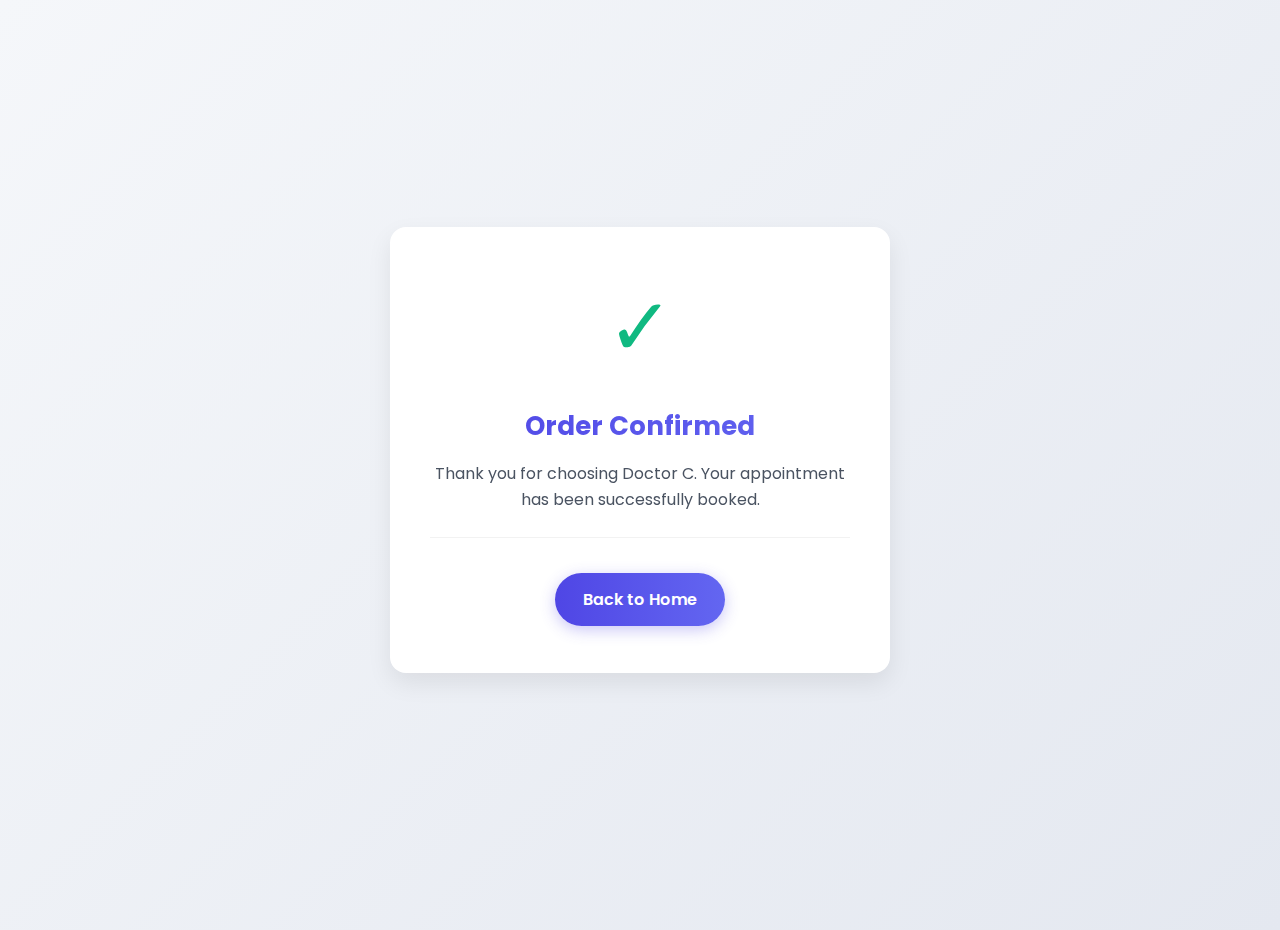
<file: thankyou.html>
<!DOCTYPE html>
<html lang="en">
<head>
    <meta charset="UTF-8">
    <meta name="viewport" content="width=device-width, initial-scale=1.0">
    <title>Order Confirmed | Doctor C</title>
    <link href="https://fonts.googleapis.com/css2?family=Poppins:wght@300;400;500;600;700&display=swap" rel="stylesheet">
    <style>
        :root {
            --primary: #4f46e5;
            --primary-light: #6366f1;
            --success: #10b981;
            --text: #374151;
            --light-gray: #f3f4f6;
            --white: #ffffff;
            --shadow: 0 4px 6px rgba(0, 0, 0, 0.1);
            --transition: all 0.3s ease;
        }

        body {
            font-family: 'Poppins', sans-serif;
            background: linear-gradient(135deg, #f5f7fa 0%, #e4e8f0 100%);
            margin: 0;
            padding: 0;
            display: flex;
            flex-direction: column;
            align-items: center;
            justify-content: center;
            min-height: 100vh;
            text-align: center;
            animation: fadeIn 0.8s ease-out;
            padding: 15px;

        }

        @keyframes fadeIn {
            from { opacity: 0; }
            to { opacity: 1; }
        }

        .logo {
            font-size: 28px;
            font-weight: 700;
            margin-bottom: 30px;
            color: var(--primary);
            text-shadow: 0 2px 4px rgba(0, 0, 0, 0.1);
        }

        .confirmation-card {
            background: var(--white);
            border-radius: 16px;
            box-shadow: 0 10px 25px rgba(0, 0, 0, 0.08);
            padding: 40px;
            width: 90%;
            max-width: 420px;
            margin-bottom: 30px;
            transform: translateY(0);
            transition: var(--transition);
            animation: cardEntrance 0.6s cubic-bezier(0.22, 1, 0.36, 1);
        }

        @keyframes cardEntrance {
            from { 
                opacity: 0;
                transform: translateY(20px);
                box-shadow: 0 0 0 rgba(0, 0, 0, 0);
            }
            to { 
                opacity: 1;
                transform: translateY(0);
                box-shadow: var(--shadow);
            }
        }

        .confirmation-card:hover {
            transform: translateY(-5px);
            box-shadow: 0 15px 30px rgba(0, 0, 0, 0.12);
        }

        .confirmation-icon {
            font-size: 80px;
            color: var(--success);
            margin-bottom: 20px;
            animation: bounce 1s ease infinite alternate;
        }

        @keyframes bounce {
            from { transform: scale(1); }
            to { transform: scale(1.1); }
        }

        .confirmation-title {
            font-size: 26px;
            font-weight: 700;
            margin-bottom: 15px;
            color: var(--primary);
            background: linear-gradient(to right, var(--primary), var(--primary-light));
            -webkit-background-clip: text;
            -webkit-text-fill-color: transparent;
        }

        .confirmation-details {
            color: var(--text);
            line-height: 1.6;
            margin-bottom: 25px;
            font-size: 16px;
            opacity: 0.9;
        }

        .btn {
            background: linear-gradient(to right, var(--primary), var(--primary-light));
            color: white;
            border: none;
            padding: 14px 28px;
            border-radius: 50px;
            font-size: 16px;
            font-weight: 600;
            cursor: pointer;
            text-decoration: none;
            display: inline-block;
            margin-top: 15px;
            transition: var(--transition);
            box-shadow: 0 4px 15px rgba(79, 70, 229, 0.3);
            position: relative;
            overflow: hidden;
        }

        .btn:hover {
            transform: translateY(-3px);
            box-shadow: 0 8px 20px rgba(79, 70, 229, 0.4);
        }

        .btn:active {
            transform: translateY(1px);
        }

        .btn::after {
            content: "";
            position: absolute;
            top: 0;
            left: 0;
            width: 100%;
            height: 100%;
            background: linear-gradient(to right, rgba(255,255,255,0.2), rgba(255,255,255,0));
            transform: translateX(-100%);
            transition: transform 0.4s ease;
        }

        .btn:hover::after {
            transform: translateX(100%);
        }

        .appointment-info {
            margin-top: 20px;
            padding-top: 20px;
            border-top: 1px solid rgba(0, 0, 0, 0.05);
            text-align: left;
            animation: fadeInUp 0.6s ease-out 0.3s both;
        }

        @keyframes fadeInUp {
            from { 
                opacity: 0;
                transform: translateY(10px);
            }
            to { 
                opacity: 1;
                transform: translateY(0);
            }
        }

        .info-item {
            margin-bottom: 12px;
            padding: 10px;
            border-radius: 8px;
            background-color: rgba(243, 244, 246, 0.5);
            transition: var(--transition);
        }

        .info-item:hover {
            background-color: rgba(229, 231, 235, 0.8);
            transform: translateX(5px);
        }

        .info-label {
            font-weight: 600;
            color: var(--primary);
            font-size: 14px;
            margin-bottom: 4px;
        }

        .info-value {
            color: var(--text);
            font-size: 15px;
        }

        .address-value {
            white-space: pre-line;
            line-height: 1.5;
        }

        /* Responsive adjustments */
        @media (max-width: 480px) {
            .confirmation-card {
                padding: 30px 20px;
            }
            
            .confirmation-title {
                font-size: 22px;
            }
            
            .btn {
                padding: 12px 24px;
            }
        }
    </style>
</head>
<body>
    <div class="confirmation-card">
        <div class="confirmation-icon">✓</div>
        <div class="confirmation-title">Order Confirmed</div>
        <div class="confirmation-details">
            Thank you for choosing Doctor C. Your appointment has been successfully booked.
        </div>
        
        <div class="appointment-info" id="appointmentInfo">
        </div>
        
        <a href="index.html" class="btn">Back to Home</a>
    </div>

    <script>
        window.onload = async function() {
            const appointmentData = JSON.parse(localStorage.getItem("appointmentData"));
            const familyData = JSON.parse(localStorage.getItem("familyData")) || [];
            const appointmentInfo = document.getElementById("appointmentInfo");
            
            if (appointmentData) {
                let infoHTML = `
                    <div class="info-item">
                        <div class="info-label">Date & Time:</div>
                        <div class="info-value">${appointmentData.time}, ${appointmentData.date}</div>
                    </div>
                `;
                
                // Fetch and display address from API
                try {
    const response = await fetch("http://localhost:5001/api/address/latest");

    if (response.ok) {
        const latestAddress = await response.json();
        infoHTML += `
            <div class="info-item">
                <div class="info-label">Address:</div>
                <div class="info-value address-value">
                    ${latestAddress.doorNo ? latestAddress.doorNo + ', ' : ''}${latestAddress.street}<br>
                    ${latestAddress.landmark ? latestAddress.landmark + '<br>' : ''}
                    ${latestAddress.area}, ${latestAddress.city}
                </div>
            </div>
        `;
    } else {
        infoHTML += `
            <div class="info-item">
                <div class="info-label">Address:</div>
                <div class="info-value">No address found</div>
            </div>
        `;
    }
} catch (error) {
    console.error("Error fetching address:", error);
    infoHTML += `
        <div class="info-item">
            <div class="info-label">Address:</div>
            <div class="info-value">Address not available</div>
        </div>`;
}


                if (appointmentData.email) {
                    infoHTML += `
                        <div class="info-item">
                            <div class="info-label">Confirmation sent to:</div>
                            <div class="info-value">${appointmentData.email}</div>
                        </div>
                    `;
                }
                
                if (familyData.length > 0) {
                    infoHTML += `<div class="info-item">
                        <div class="info-label">Patients:</div>`;
                    
                    familyData.forEach(member => {
                        infoHTML += `
                            <div class="info-value">${member.name} (${member.age}/${member.gender})</div>
                        `;
                    });
                    
                    infoHTML += `</div>`;
                }
                
                appointmentInfo.innerHTML = infoHTML;
            }
        };
    </script>
</body>
</html>
</file>
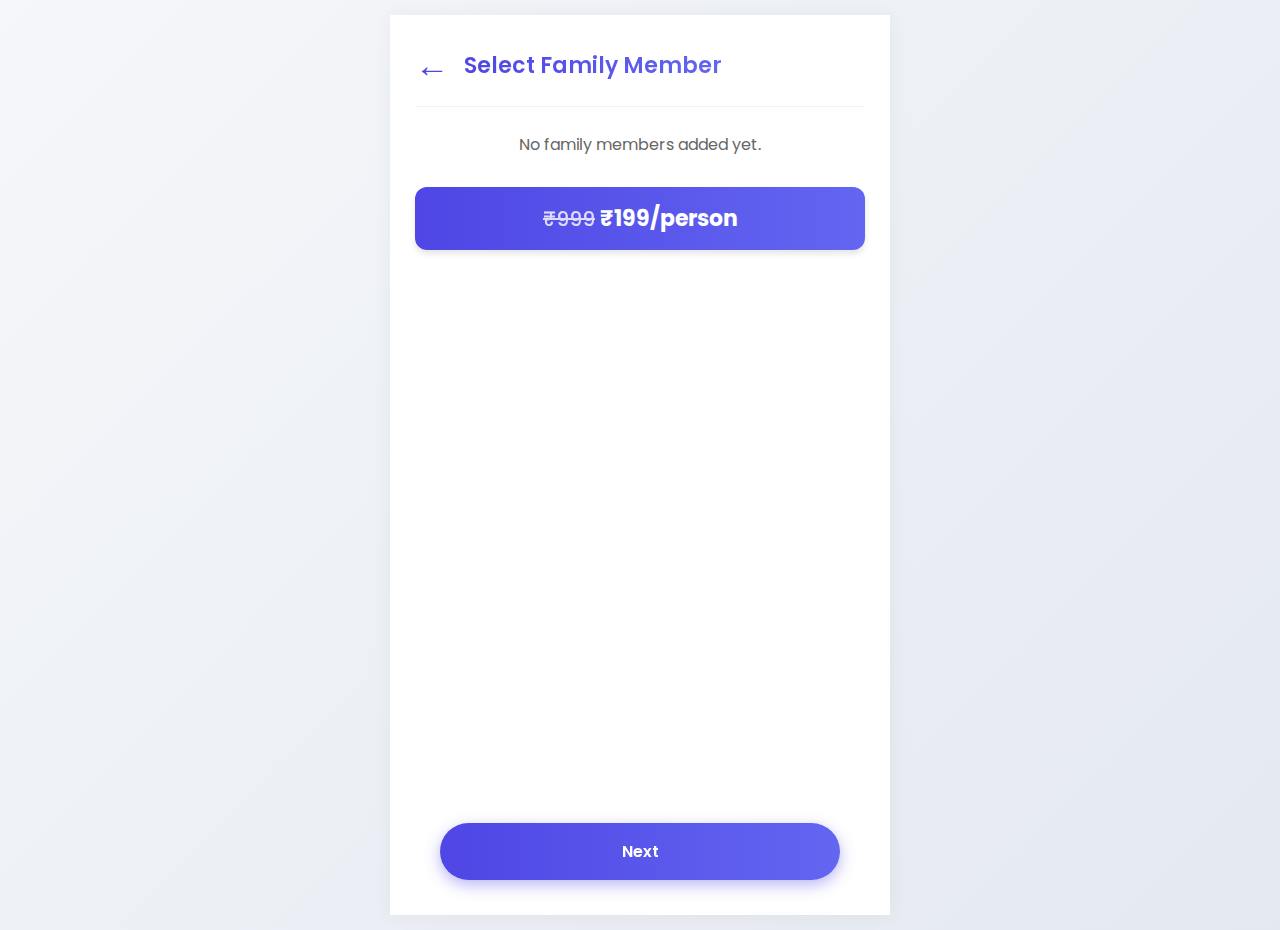
<file: thirdpage.html>
<!DOCTYPE html>
<html lang="en">
<head>
    <meta charset="UTF-8">
    <meta name="viewport" content="width=device-width, initial-scale=1.0">
    <title>Select Family Member</title>
    <link href="https://fonts.googleapis.com/css2?family=Poppins:wght@300;400;500;600;700&display=swap" rel="stylesheet">
    <link rel="stylesheet" href="thirdpage.css">
</head>
<body>
    <div class="container">
        <!-- Header -->
        <div class="header">
            <span class="back-arrow" onclick="goBack()">&#8592;</span>
            <h2>Select Family Member</h2>
        </div>

        <!-- Alert Message -->
        <!-- <div class="alert">
            <span class="alert-icon">&#9888;</span>
            <p>You can select family members for the package</p>
        </div> -->

        <!-- Family Members List -->
        <div class="family-list" id="familyList"></div>

        <!-- Add Family Members -->
        <div class="add-family">
            <div class="price">
                <span class="old-price">₹999</span> <span class="new-price">₹199/person</span>
            </div>
        </div>

        <!-- Next Button -->
        <button class="next-btn" onclick="validateSelection()">Next</button>
    </div>

    <script>
        // Function to go back
        function goBack() {
            window.history.back();
        }

        // Fetch family members from localStorage and display them
        function loadFamilyMembers() {
            const familyData = JSON.parse(localStorage.getItem("familyData")) || [];
            const familyList = document.getElementById("familyList");
            familyList.innerHTML = ""; // Clear previous content

            if (familyData.length === 0) {
                familyList.innerHTML = "<p style='text-align:center; color:#666;'>No family members added yet.</p>";
                return;
            }

            familyData.forEach((member, index) => {
                const memberElement = document.createElement("label");
                memberElement.classList.add("family-item");
                memberElement.innerHTML = `
                    <span>${member.name} <small>(${member.age}/${member.gender.charAt(0)})</small></span>
                    <input type="checkbox" name="family-member" value="${index}">
                `;
                familyList.appendChild(memberElement);
            });
        }

        // Function to validate selection before proceeding
        function validateSelection() {
            // Removed the validation for minimum 2 members
            window.location.href = "fourthpage.html"; // Redirect to the final page
        }

        // Load members on page load
        loadFamilyMembers();
    </script>
</body>
</html>
</file>
<file: thirdpage.css>
:root {
    --primary: #4f46e5;
    --primary-light: #6366f1;
    --success: #10b981;
    --warning: #f59e0b;
    --danger: #ef4444;
    --text: #374151;
    --light-gray: #f3f4f6;
    --white: #ffffff;
    --shadow: 0 4px 6px rgba(0, 0, 0, 0.1);
    --transition: all 0.3s ease;
}

* {
    margin: 0;
    padding: 0;
    box-sizing: border-box;
    font-family: 'Poppins', sans-serif;
}

body {
    background: linear-gradient(135deg, #f5f7fa 0%, #e4e8f0 100%);
    color: var(--text);
    min-height: 100vh;
    animation: fadeIn 0.8s ease-out;
    padding: 15px;

}

@keyframes fadeIn {
    from { opacity: 0; }
    to { opacity: 1; }
}

.container {
    max-width: 500px;
    margin: 0 auto;
    padding: 25px;
    background-color: var(--white);
    min-height: 100vh;
    box-shadow: 0 0 20px rgba(0, 0, 0, 0.05);
    animation: slideUp 0.5s ease-out;
}

@keyframes slideUp {
    from { transform: translateY(20px); opacity: 0; }
    to { transform: translateY(0); opacity: 1; }
}

.header {
    display: flex;
    align-items: center;
    margin-bottom: 25px;
    padding-bottom: 15px;
    border-bottom: 1px solid rgba(0, 0, 0, 0.05);
}

.back-arrow {
    font-size: 34px;
    margin-right: 15px;
    cursor: pointer;
    color: var(--primary);
    transition: var(--transition);
}

.back-arrow:hover {
    transform: translateX(-3px);
}

.header h2 {
    font-size: 22px;
    font-weight: 600;
    color: var(--primary);
    background: linear-gradient(to right, var(--primary), var(--primary-light));
    -webkit-background-clip: text;
    -webkit-text-fill-color: transparent;
}

.alert {
    background-color: rgba(255, 248, 225, 0.8);
    padding: 15px;
    border-radius: 12px;
    display: flex;
    align-items: center;
    margin-bottom: 25px;
    font-size: 14px;
    border-left: 4px solid var(--warning);
    animation: pulse 2s infinite;
}

@keyframes pulse {
    0% { box-shadow: 0 0 0 0 rgba(245, 158, 11, 0.2); }
    70% { box-shadow: 0 0 0 10px rgba(245, 158, 11, 0); }
    100% { box-shadow: 0 0 0 0 rgba(245, 158, 11, 0); }
}

.alert-icon {
    margin-right: 12px;
    color: var(--warning);
    font-size: 20px;
}

.family-list {
    margin-bottom: 30px;
}

.family-item {
    display: flex;
    justify-content: space-between;
    align-items: center;
    padding: 18px;
    border-radius: 12px;
    cursor: pointer;
    margin-bottom: 12px;
    background-color: var(--light-gray);
    transition: var(--transition);
    animation: fadeInUp 0.4s ease-out;
}

@keyframes fadeInUp {
    from { opacity: 0; transform: translateY(10px); }
    to { opacity: 1; transform: translateY(0); }
}

.family-item:hover {
    background-color: rgba(229, 231, 235, 0.8);
    transform: translateY(-2px);
    box-shadow: var(--shadow);
}

.family-item input[type="checkbox"] {
    width: 22px;
    height: 22px;
    cursor: pointer;
    accent-color: var(--primary);
    transform: scale(1.2);
}

.add-family {
    text-align: center;
    margin-bottom: 30px;
}

.price {
    font-size: 20px;
    margin-bottom: 20px;
    padding: 15px;
    background: linear-gradient(to right, var(--primary), var(--primary-light));
    color: white;
    border-radius: 12px;
    box-shadow: var(--shadow);
    position: relative;
    overflow: hidden;
}

.price::after {
    content: "";
    position: absolute;
    top: 0;
    left: 0;
    width: 100%;
    height: 100%;
    background: linear-gradient(to right, rgba(255,255,255,0.2), rgba(255,255,255,0));
    transform: translateX(-100%);
    transition: transform 0.4s ease;
}

.price:hover::after {
    transform: translateX(100%);
}

.old-price {
    text-decoration: line-through;
    opacity: 0.8;
    font-weight: 500;
}

.new-price {
    font-weight: 700;
    font-size: 22px;
}

.next-btn {
    width: calc(100% - 50px);
    padding: 16px;
    background: linear-gradient(to right, var(--primary), var(--primary-light));
    color: white;
    border: none;
    border-radius: 50px;
    font-size: 16px;
    font-weight: 600;
    cursor: pointer;
    position: fixed;
    bottom: 20px;
    left: 50%;
    transform: translateX(-50%);
    max-width: 400px;
    transition: var(--transition);
    box-shadow: 0 5px 15px rgba(79, 70, 229, 0.4);
}

.next-btn:hover {
    transform: translateX(-50%) translateY(-3px);
    box-shadow: 0 8px 20px rgba(79, 70, 229, 0.5);
}

.next-btn:active {
    transform: translateX(-50%) translateY(1px);
}

/* Responsive adjustments */
@media (max-width: 480px) {
    .container {
        padding: 20px 15px;
    }
    
    .header h2 {
        font-size: 20px;
    }
    
    .alert {
        padding: 12px;
    }
    
    .family-item {
        padding: 15px;
    }
    
    .next-btn {
        width: calc(100% - 30px);
        padding: 14px;
    }
}
</file>
